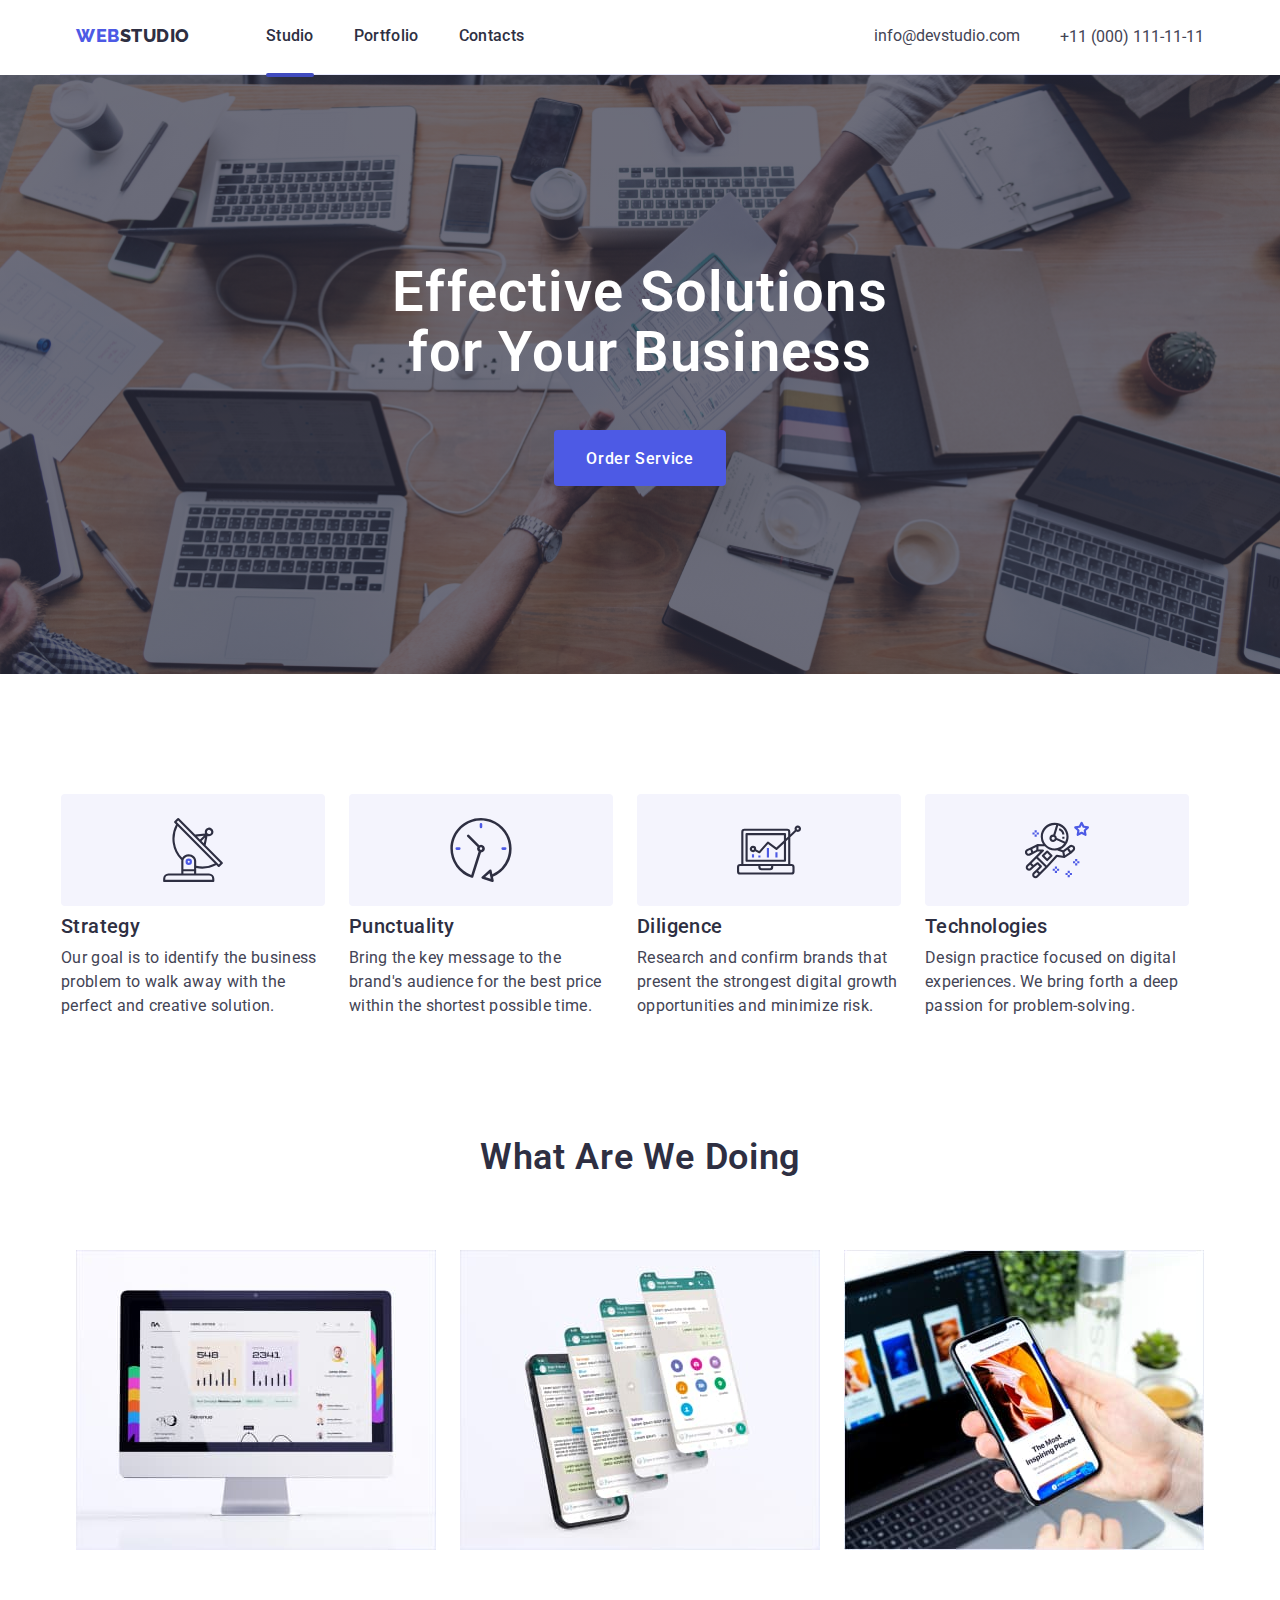
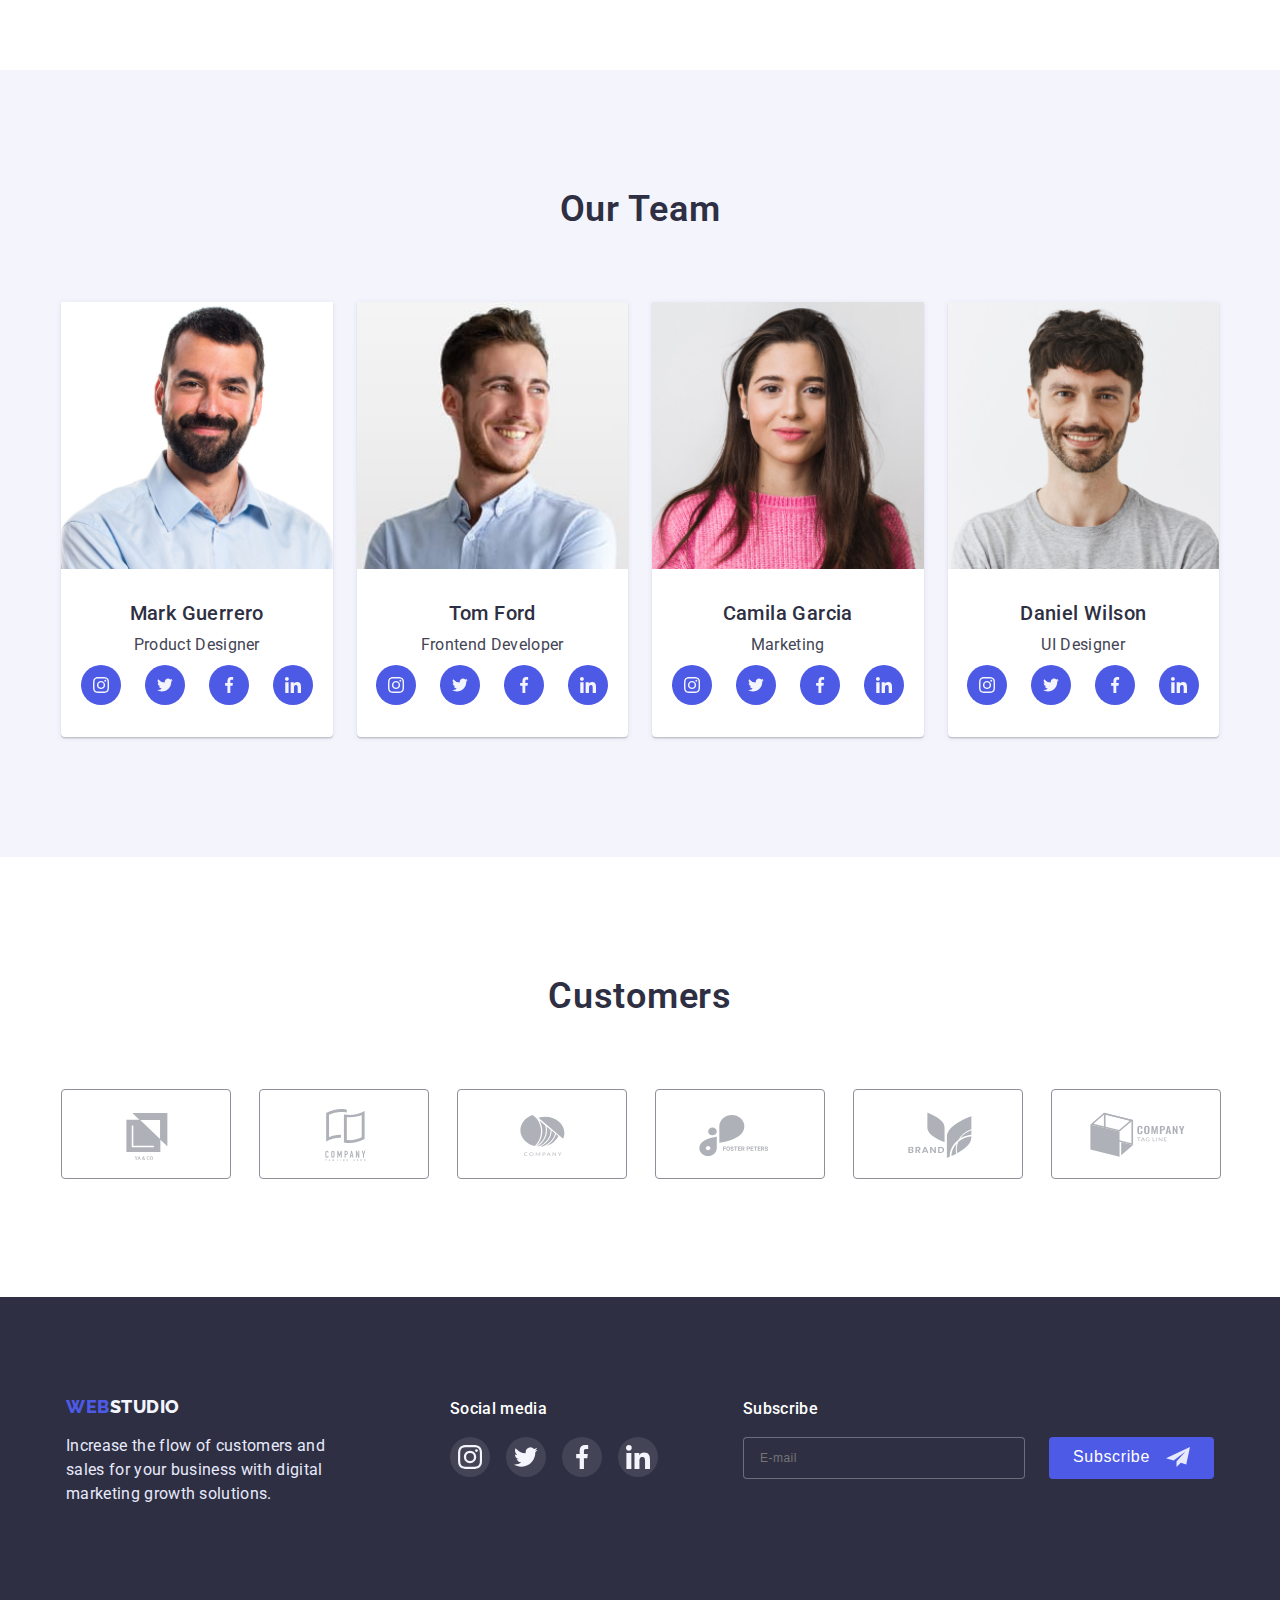
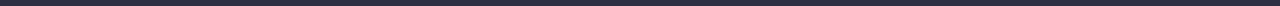
<file: index.html>
<!DOCTYPE html>
<html lang="en">
<head>
    <meta charset="UTF-8">
    <meta http-equiv="X-UA-Compatible" content="IE=edge">
    <meta name="viewport" content="width=device-width, initial-scale=1.0">
    <title>Document</title>
    <link rel="preconnect" href="https://fonts.googleapis.com">
    <link rel="preconnect" href="https://fonts.gstatic.com" crossorigin>
    <link rel="preconnect" href="https://fonts.googleapis.com"><link rel="preconnect" href="https://fonts.gstatic.com" crossorigin><link href="https://fonts.googleapis.com/css2?family=Raleway:wght@800&family=Roboto:wght@400;500;700;900&display=swap" rel="stylesheet">
    <link rel="stylesheet" href="https://cdnjs.cloudflare.com/ajax/libs/modern-normalize/1.1.0/modern-normalize.min.css" integrity="sha512-wpPYUAdjBVSE4KJnH1VR1HeZfpl1ub8YT/NKx4PuQ5NmX2tKuGu6U/JRp5y+Y8XG2tV+wKQpNHVUX03MfMFn9Q==" crossorigin="anonymous" referrerpolicy="no-referrer" />
    <link rel="stylesheet" href="./css/styles.css">
    <link rel="stylesheet" href="./css/mobile.css">
    <link rel="stylesheet" href="./css/tablet.css">
    <link rel="stylesheet" href="./css/desktop.css">
</head>
<body class="site-body">
    <header class="header">
        <div class=" container">
        <nav class="header-navigation">
            <a href="./index.html" class="header-logo link"><span class="header-web">WEB</span>STUDIO</a>
            <ul class="header-list list">
                <li class="header-item"><a class="header-link link current" href="./index.html">Studio</a></li>
                <li class="header-item"><a class="header-link link" href="./portfolio.html">Portfolio</a></li>
                <li class="header-item"><a class="header-link link" href="">Contacts</a></li>
            </ul>
        </nav>
            <ul class="header-contact list">
                <li class="contact-item"><a class="header-mail" href="mailto:info@devstudio.com"></a>info@devstudio.com</li>
                <li class="contact-item"><a class="header-tel" href="tel:+110001111111"></a>+11 (000) 111-11-11</li>
            </ul>
            <div class="menu-op-cl">
            <button type="button" class="menu-open" data-menu-open>
                <svg class="menu-open-icon" width="30" height="19">
                    <use href="./img/icon.svg#icon-burger"></use>
                </svg>
            </button></div></div>
            <div class="mob-menu is-hidden" data-menu>
                <div class="container">
                    <div class="mob-menu-top">
                <button type="button" class="menu-close" data-menu-close>
                <svg class="menu-close-icon" width="8" height="8">
            <use href="./img/icon.svg#icon-close"></use>
        </svg>
        </button>
        <ul class="mob-menu-list list">
                <li class="mob-menu-item"><a class="mob-menu-link link" href="./index.html">Studio</a></li>
                <li class="mob-menu-item"><a class="mob-menu-link link" href="./portfolio.html">Portfolio</a></li>
                <li class="mob-menu-item"><a class="mob-menu-link link" href="">Contacts</a></li>
            </ul>
</div><div class="mob-menu-after">
            <ul class="mob-menu-contact list">
                <li class="mob-tel-item"><a class="mob-menu-tel-link" href="tel:+110001111111"></a>+11 (000) 111-11-11</li>
                <li class="mob-mail-item"><a class="mob-menu-mail-link" href="mailto:info@devstudio.com"></a>info@devstudio.com</li>
            </ul>
            <ul class="mob-menu-soc-list list">
                            <li class="mob-menu-soc-iten">
                                <a href="" class="mob-menu-soc-link link">
                                <svg class="mob-menu-soc-icon" width="16px" height="16px">
                                    <use href="./img/icon.svg#icon-instagram"></use>
                                </svg>
                            </a>
                            </li>
                            <li class="mob-menu-soc-iten">
                                <a href="" class="mob-menu-soc-link link">
                                <svg class="mob-menu-soc-icon" width="16px" height="16px">
                                    <use href="./img/icon.svg#icon-Vector"></use>
                                </svg>
                            </a></li>
                            <li class="mob-menu-soc-iten">
                                <a href="" class="mob-menu-soc-link link">
                                <svg class="mob-menu-soc-icon" width="16px" height="16px">
                                    <use href="./img/icon.svg#icon-facebook"></use>
                                </svg>
                            </a></li>
                            <li class="mob-menu-soc-iten">
                                <a href="" class="mob-menu-soc-link link">
                                <svg class="mob-menu-soc-icon" width="16px" height="16px">
                                    <use href="./img/icon.svg#icon-linkedin"></use>
                                </svg>
                            </a></li></ul></div></div>
            </div>
    </header>
    <main class="main">
            <section class="order">
            <div class="container">
                <h1 class="order-title">Effective Solutions<br>for Your Business</h1>
                <button type="button" class="order-btn" data-modal-open>Order Service</button>  
            </div>
        </section>
                <section class="about">
            <div class="container">
                <h2 class="visually-hidden" >About our work</h2>
                <ul class="about-list list">
                    <li class="about-item">
                        <div class="about-soc">
                            <svg class="about-soc-icon" width="64" height="64">
                                <use href="./img/icon.svg#icon-antenna"></use>
                            </svg>
                        </div>
                        <h3 class="abuot-subtitle">Strategy</h3>
                        <p class="about-text">Our goal is to identify the business problem to walk away with the perfect and creative solution.</p>
                    </li>
                    <li class="about-item">
                        <div class="about-soc">
                            <svg class="about-soc-icon" width="64" height="64">
                                <use href="./img/icon.svg#icon-clock"></use>
                            </svg>
                        </div>
                        <h3 class="abuot-subtitle">Punctuality</h3>
                        <p class="about-text">Bring the key message to the brand's audience for the best price within the shortest possible time.</p>
                    </li>
                    <li class="about-item">
                        <div class="about-soc">
                            <svg class="about-soc-icon" width="64" height="64">
                                <use href="./img/icon.svg#icon-diagram"></use>
                            </svg>
                        </div>
                        <h3 class="abuot-subtitle">Diligence</h3>
                        <p class="about-text">Research and confirm brands that present the strongest digital growth opportunities and minimize risk.</p>
                    </li>
                    <li class="about-item">
                        <div class="about-soc">
                            <svg class="about-soc-icon" width="64" height="64">
                                <use href="./img/icon.svg#icon-astronaut"></use>
                            </svg>
                        </div>
                        <h3 class="abuot-subtitle">Technologies</h3>
                        <p class="about-text">Design practice focused on digital experiences. We bring forth a deep passion for problem-solving.</p>
                    </li>
                </ul>
            </div>
        </section>
            <section class="doing">
                <div class="container">
                <h2 class="doing-title">What are we doing</h2>
                <ul class="doing-list list">
                    <li class="doing-iten"> 
                        <img src="img/img1.jpg" alt="monitor"
                        width="360">
                    </li>
                    <li class="doing-iten">
                        <img src="img/img2.jpg" alt="phone"
                        width="360">
                    </li>
                    <li class="doing-iten">
                        <img src="img/img3.jpg" alt="notebook"
                        width="360">
                    </li>
                </ul>
            </div>
            </section>
            <section class="team">
                <div class="container">
                <h2 class="team-title">Our Team</h2>
                <ul class="team-list list">
                    <li class="team-iten"> 
                        <img
                        srcset="img/img4.jpg 1x, 
                        img/MarkGuerrero2x.jpg 2x" 
                        src="img/img4.jpg" alt="Mark Guerrero"
                        width="264" class="team-img">
                        <h3 class="team-subtitle">Mark Guerrero</h3>
                        <p class="team-text">Product Designer</p>
                            <ul class="team-soc-list list">
                            <li class="team-soc-iten">
                                <a href="" class="team-soc-link link">
                                <svg class="team-soc-icon" width="16px" height="16px">
                                    <use href="./img/icon.svg#icon-instagram"></use>
                                </svg>
                            </a>
                            </li>
                            <li class="team-soc-iten">
                                <a href="" class="team-soc-link link">
                                <svg class="team-soc-icon" width="16px" height="16px">
                                    <use href="./img/icon.svg#icon-Vector"></use>
                                </svg>
                            </a></li>
                            <li class="team-soc-iten">
                                <a href="" class="team-soc-link link">
                                <svg class="team-soc-icon" width="16px" height="16px">
                                    <use href="./img/icon.svg#icon-facebook"></use>
                                </svg>
                            </a></li>
                            <li class="team-soc-iten">
                                <a href="" class="team-soc-link link">
                                <svg class="team-soc-icon" width="16px" height="16px">
                                    <use href="./img/icon.svg#icon-linkedin"></use>
                                </svg>
                            </a></li>
                        </ul>
                    </li>
                    <li class="team-iten"> 
                        <img
                        srcset="img/img5.jpg 1x, 
                        img/TomFord2x.jpg 2x" 
                        src="img/img5.jpg" alt="Tom Ford" width="264" class="team-img">
                        <h3 class="team-subtitle">Tom Ford</h3>
                        <p class="team-text">Frontend Developer</p>
                            <ul class="team-soc-list list">
                            <li class="team-soc-iten">
                                <a href="" class="team-soc-link link">
                                <svg class="team-soc-icon" width="16px" height="16px">
                                    <use href="./img/icon.svg#icon-instagram"></use>
                                </svg>
                            </a>
                            </li>
                            <li class="team-soc-iten">
                                <a href="" class="team-soc-link link">
                                <svg class="team-soc-icon" width="16px" height="16px">
                                    <use href="./img/icon.svg#icon-Vector"></use>
                                </svg>
                            </a></li>
                            <li class="team-soc-iten">
                                <a href="" class="team-soc-link link">
                                <svg class="team-soc-icon" width="16px" height="16px">
                                    <use href="./img/icon.svg#icon-facebook"></use>
                                </svg>
                            </a></li>
                            <li class="team-soc-iten">
                                <a href="" class="team-soc-link link">
                                <svg class="team-soc-icon" width="16px" height="16px">
                                    <use href="./img/icon.svg#icon-linkedin"></use>
                                </svg>
                            </a></li>
                        </ul>
                    </li>
                    <li class="team-iten">
                        <img 
                        srcset="img/img6.jpg 1x, 
                        img/CamilaGarcia2x.jpg 2x" 
                        src="img/img6.jpg" alt="Camila Garcia"
                        width="264" class="team-img">
                        <h3 class="team-subtitle">Camila Garcia</h3>
                        <p class="team-text">Marketing</p>
                                                <ul class="team-soc-list list">
                            <li class="team-soc-iten">
                                <a href="" class="team-soc-link link">
                                <svg class="team-soc-icon" width="16px" height="16px">
                                    <use href="./img/icon.svg#icon-instagram"></use>
                                </svg>
                            </a>
                            </li>
                            <li class="team-soc-iten">
                                <a href="" class="team-soc-link link">
                                <svg class="team-soc-icon" width="16px" height="16px">
                                    <use href="./img/icon.svg#icon-Vector"></use>
                                </svg>
                            </a></li>
                            <li class="team-soc-iten">
                                <a href="" class="team-soc-link link">
                                <svg class="team-soc-icon" width="16px" height="16px">
                                    <use href="./img/icon.svg#icon-facebook"></use>
                                </svg>
                            </a></li>
                            <li class="team-soc-iten">
                                <a href="" class="team-soc-link link">
                                <svg class="team-soc-icon" width="16px" height="16px">
                                    <use href="./img/icon.svg#icon-linkedin"></use>
                                </svg>
                            </a></li>
                        </ul>
                    </li>
                    <li class="team-iten">
                        <img
                        srcset="img/img7.jpg 1x, 
                        img/DanielWilson2x.jpg 2x"
                        src="img/img7.jpg" alt="Daniel Wilson"
                        width="264" class="team-img">
                        <h3 class="team-subtitle">Daniel Wilson</h3>
                        <p class="team-text">UI Designer</p>
                            <ul class="team-soc-list list">
                            <li class="team-soc-iten">
                                <a href="" class="team-soc-link link">
                                <svg class="team-soc-icon" width="16px" height="16px">
                                    <use href="./img/icon.svg#icon-instagram"></use>
                                </svg>
                            </a>
                            </li>
                            <li class="team-soc-iten">
                                <a href="" class="team-soc-link link">
                                <svg class="team-soc-icon" width="16px" height="16px">
                                    <use href="./img/icon.svg#icon-Vector"></use>
                                </svg>
                            </a></li>
                            <li class="team-soc-iten">
                                <a href="" class="team-soc-link link">
                                <svg class="team-soc-icon" width="16px" height="16px">
                                    <use href="./img/icon.svg#icon-facebook"></use>
                                </svg>
                            </a></li>
                            <li class="team-soc-iten">
                                <a href="" class="team-soc-link link">
                                <svg class="team-soc-icon" width="16px" height="16px">
                                    <use href="./img/icon.svg#icon-linkedin"></use>
                                </svg>
                            </a></li>
                        </ul>
                    </li>
                </ul>
            </div>
            </section>
                <section class="test">
                <div class="container">
                    <h2 class="test-title">Customers</h2>
                    <ul class="test-list list">
                        <li class="test-iten"><a href="" class="test-link link">
                            <svg class="test-icon" width="104px" height="56px">
                                <use href="./img/icon.svg#icon-Logo1"></use>
                            </svg>
                        </a></li>
                        <li class="test-iten"><a href="" class="test-link link">
                            <svg class="test-icon" width="104px" height="56px">
                                <use href="./img/icon.svg#icon-Logo2"></use>
                            </svg>
                        </a></li>
                        <li class="test-iten"><a href="" class="test-link link">
                            <svg class="test-icon" width="104px" height="56px">
                                <use href="./img/icon.svg#icon-Logo3"></use>
                            </svg>
                        </a></li>
                        <li class="test-iten"><a href="" class="test-link link">
                            <svg class="test-icon" width="104px" height="56px">
                                <use href="./img/icon.svg#icon-Logo4"></use>
                            </svg>
                        </a></li>
                        <li class="test-iten"><a href="" class="test-link link">
                            <svg class="test-icon" width="104px" height="56px">
                                <use href="./img/icon.svg#icon-Logo5"></use>
                            </svg>
                        </a></li>
                        <li class="test-iten"><a href="" class="test-link link">
                            <svg class="test-icon" width="104px" height="56px">
                                <use href="./img/icon.svg#icon-Logo0"></use>
                            </svg>
                        </a></li>
                    </ul></div>
            </section> 
    </main>
            <footer class="footer">
        <div class="container">
            <div class="footer-top">
            <div class="footer-logo">
        <a href="./index.html" class="footer-link link"><span class="footer-web">WEB</span>STUDIO</a>
        <p class="footer-text">Increase the flow of customers and sales for your business with digital marketing growth solutions.</p>
            </div>
    <div class="footer-div">
<h2 class="footer-div-title">Social media</h2>
<ul class="footer-div-list list">
<li class="footer-div-iten">
    <a href="" class="footer-div-link link">
        <svg class="footer-div-icon" width="24px" height="24px">
        <use href="./img/icon.svg#icon-instagram"></use>
        </svg>
    </a></li>
<li class="footer-div-iten">
    <a href="" class="footer-div-link link">
        <svg class="footer-div-icon" width="24px" height="24px">
        <use href="./img/icon.svg#icon-Vector"></use>
        </svg>
    </a></li>
    <li class="footer-div-iten">
    <a href="" class="footer-div-link link">
        <svg class="footer-div-icon" width="24px" height="24px">
        <use href="./img/icon.svg#icon-facebook"></use>
        </svg>
    </a></li>
    <li class="footer-div-iten">
    <a href="" class="footer-div-link link">
        <svg class="footer-div-icon" width="24px" height="24px">
            <use href="./img/icon.svg#icon-linkedin"></use>
        </svg>
    </a></li>
    </ul>
    </div></div>
    <div class="online">
        <h2 class="online-title">Subscribe</h2>
        <form class="online-form">
            <input type="email" class="online-input" placeholder="E-mail" name="omline-name" required>
            <button type="submit" class="online-btn">Subscribe
            <svg class="oline-icon" width="24" height="24">
                <use href="./img/icon.svg#icon-Frame"></use>
            </svg></button>
        </form>
    </div>
    
    </footer>
    <div class="backdrop is-hidden" data-modal>
        <div class="modal">
            <button type="button" class="modal-close" data-modal-close>
                <svg class="modal-icon" width="10px" height="8px">
            <use href="./img/icon.svg#icon-close"></use>
        </svg>
            </button>
            <p class="modal-title">Leave your contacts and we will call you back</p>
            <form class="modal-form">
                <div class="modal-field">
                <label for="user-name" class="input-text">Name</label>
                <div class="input-wrap">
                    <input type="text" class="modal-input" name="user-name" id="user-name" placeholder="" required>
                    <svg class="input-icon" width="18" height="18">
                    <use href="./img/icon.svg#icon-person">
                    </use></svg></div></div>
                <div class="modal-field">
                <label for="user-tel" class="input-text">Phone</label>
                <div class="input-wrap">
                    <input type="tel" class="modal-input" name="user-tel" id="user-tel" required>
                    <svg class="input-icon" width="18" height="24">
                    <use href="./img/icon.svg#icon-phone">
                    </use></svg></div></div>
                <div class="modal-field">
                <label for="user-email" class="input-text">Email</label>
                <div class="input-wrap">
                    <input type="email" class="modal-input" name="user-email" id="user-email" required>
                    <svg class="input-icon" width="18" height="24">
                    <use href="./img/icon.svg#icon-email">
                    </use></svg></div></div>
                    <div class="modal-field">
                <label for="user-text" class="input-text">Comment</label>
                <textarea name="user-text" id="user-text" class="modal-coment" placeholder="Text input"></textarea>
                </div>
                <div class="modal-field">
                    <input type="checkbox" name="privacy" id="privacy" value="true" class="input-check visually-hidden">
                    <label for="privacy" class="chack-text">I accept the terms and conditions of the &nbsp;<a href="" class="check-link">Privacy Policy</a></label>
                </div>
                <button type="submit" class="input-btn">Send</button>
            </form>
        </div>
    </div>  
    <script src="./js/modal.js"></script>
    <script src="./js/menu.js"></script>
</body>
</html>
</file>
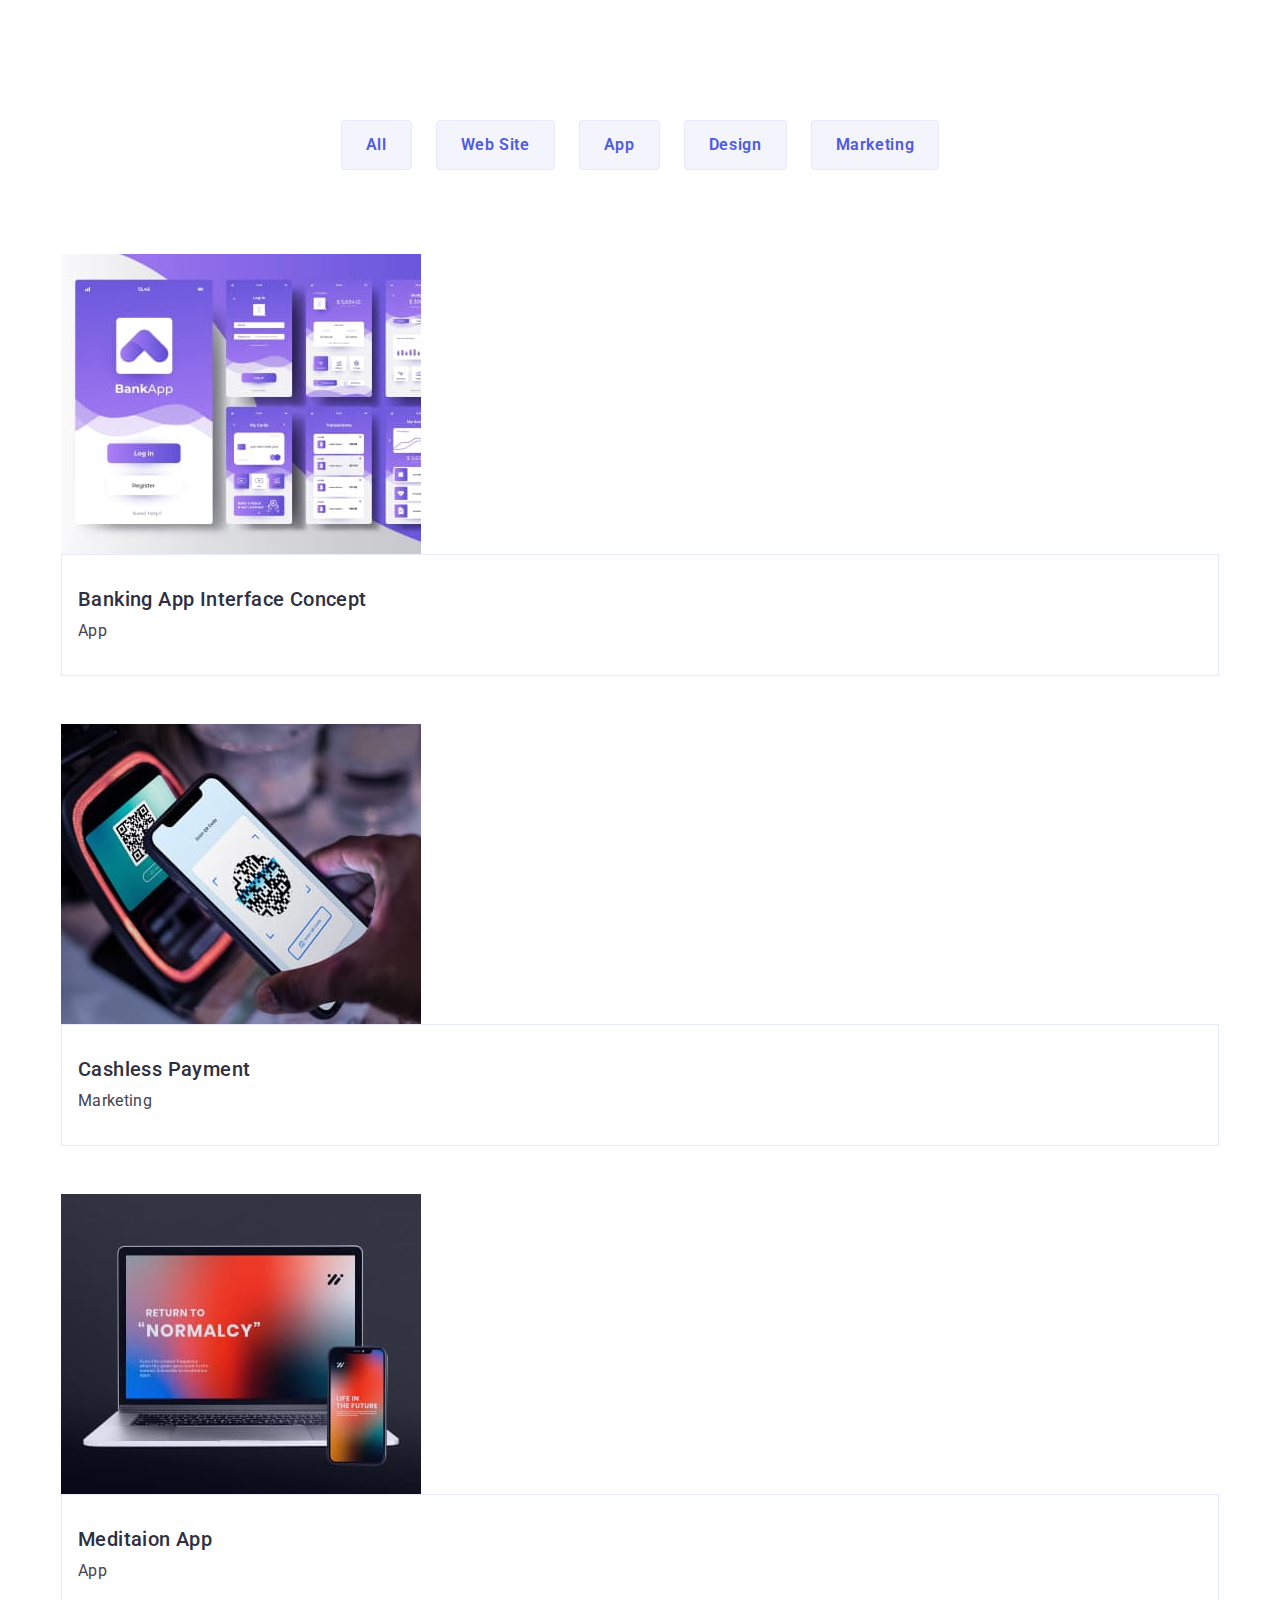
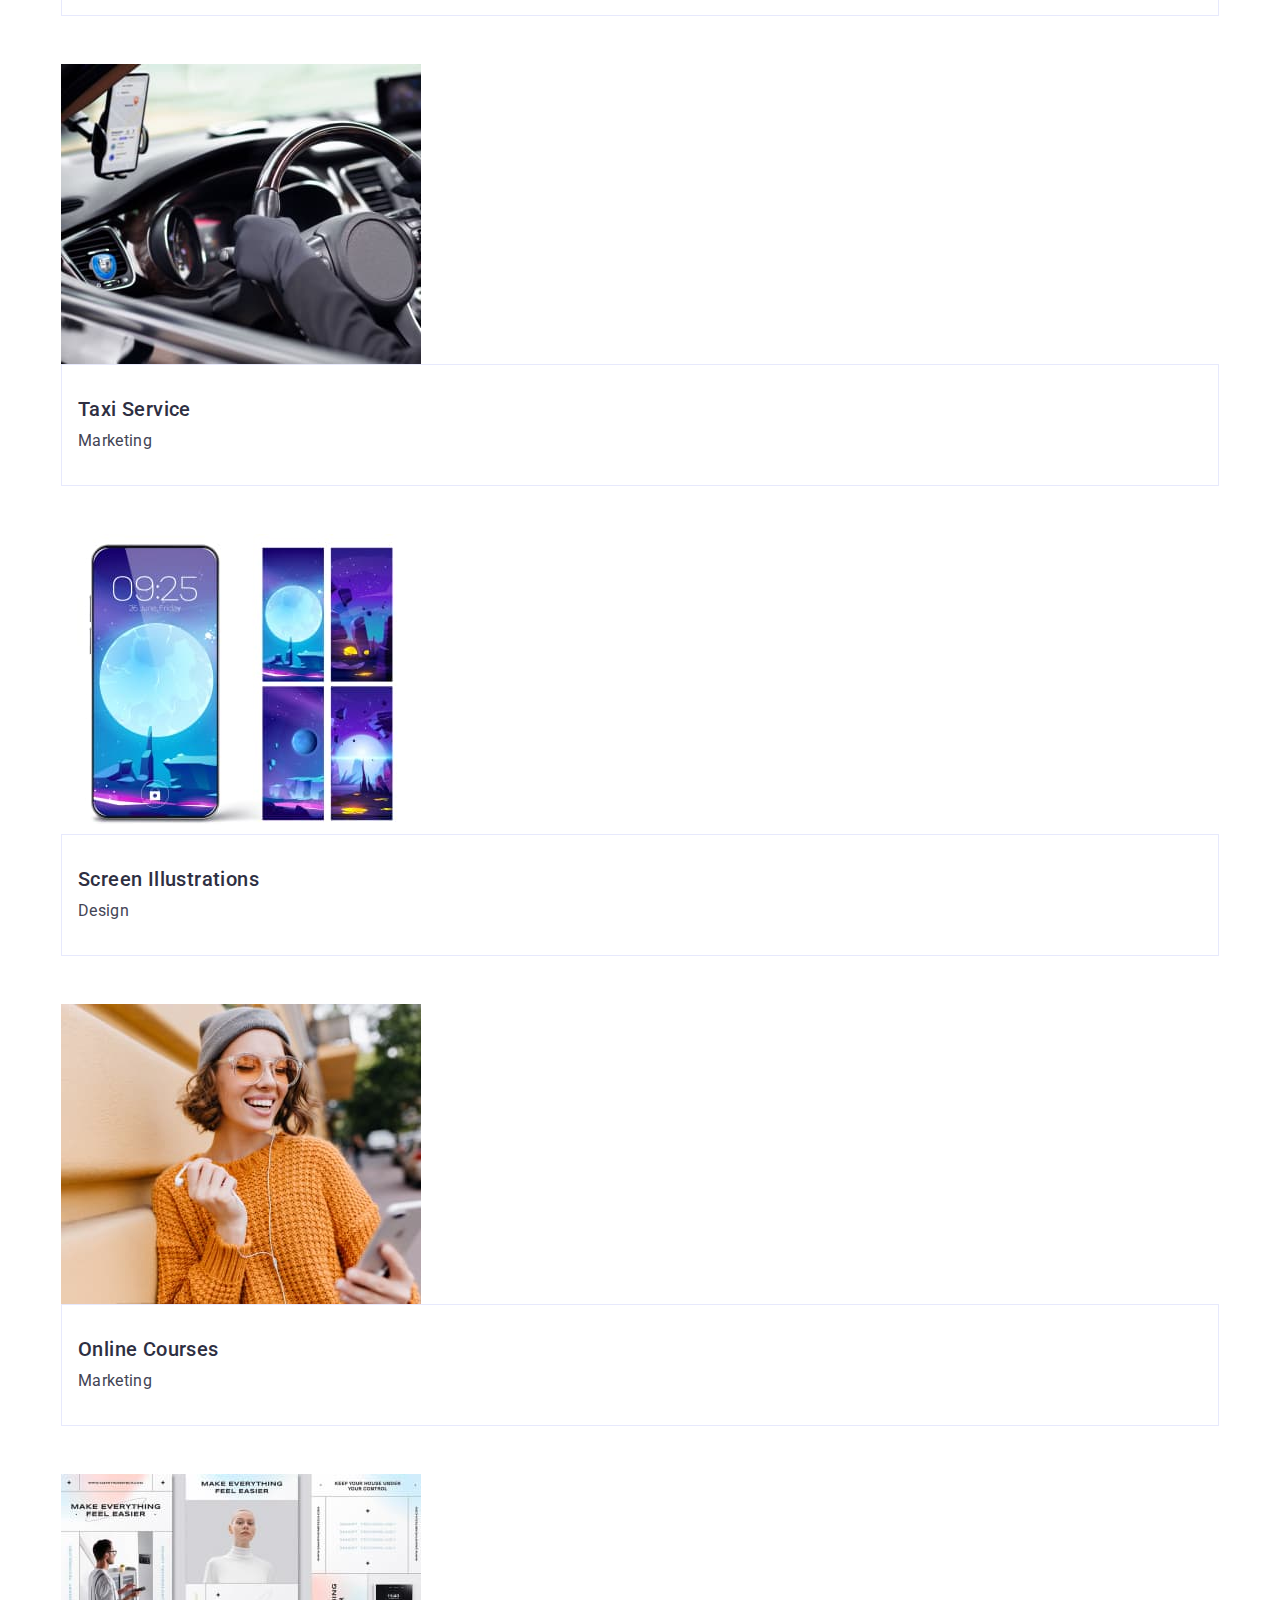
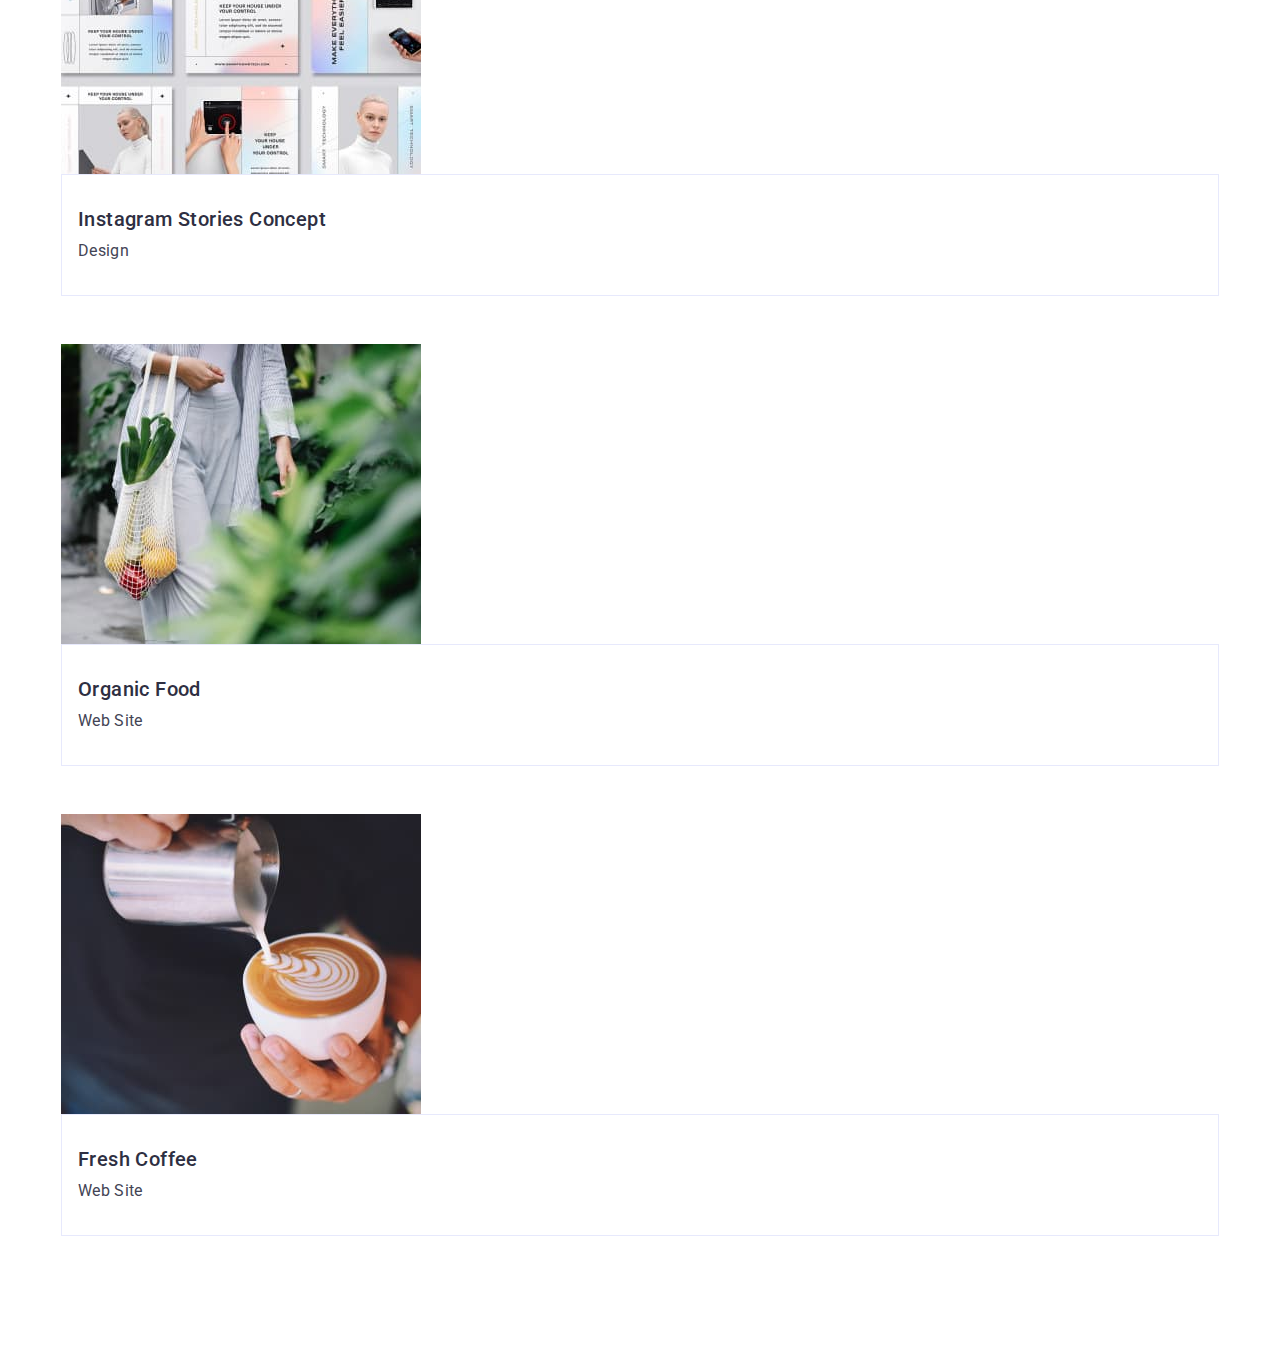
<file: portfolio.html>
<!DOCTYPE html>
<html lang="en">
<head>
    <meta charset="UTF-8">
    <meta http-equiv="X-UA-Compatible" content="IE=edge">
    <meta name="viewport" content="width=device-width, initial-scale=1.0">
    <title>Document</title>
    <link rel="preconnect" href="https://fonts.googleapis.com">
    <link rel="preconnect" href="https://fonts.gstatic.com" crossorigin>
    <link rel="preconnect" href="https://fonts.googleapis.com"><link rel="preconnect" href="https://fonts.gstatic.com" crossorigin><link href="https://fonts.googleapis.com/css2?family=Raleway:wght@800&family=Roboto:wght@400;500;700;900&display=swap" rel="stylesheet">
    <link rel="stylesheet" href="https://cdnjs.cloudflare.com/ajax/libs/modern-normalize/1.1.0/modern-normalize.min.css" integrity="sha512-wpPYUAdjBVSE4KJnH1VR1HeZfpl1ub8YT/NKx4PuQ5NmX2tKuGu6U/JRp5y+Y8XG2tV+wKQpNHVUX03MfMFn9Q==" crossorigin="anonymous" referrerpolicy="no-referrer" />
    <link rel="stylesheet" href="./css/styles.css">
    <link rel="stylesheet" href="./css/mobile.css">
    <link rel="stylesheet" href="./css/tablet.css">
    <link rel="stylesheet" href="./css/desktop.css">
</head>
<body class="site-body">
    <main class="main">
        <section class="work">
            <div class="container">
            <h2 class="visually-hidden">Selection button</h2>
            <ul class="work-button-list list">
                <li class="work-button-iten"><button type="button" class="work-button-btn">All</button></li>
                <li class="work-button-iten"><button type="button" class="work-button-btn">Web Site</button></li>
                <li class="work-button-iten"><button type="button" class="work-button-btn">App</button></li>
                <li class="work-button-iten"><button type="button" class="work-button-btn">Design</button></li>
                <li class="work-button-iten"><button type="button" class="work-button-btn">Marketing</button></li>
            </ul>
            <h2 class="visually-hidden">Examples works</h2>
            <ul class="work-list list">
                <li class="work-iten">
                    <div class="work-top-wrap">
                    <img src="img/img8.jpg" alt="App"
                        width="360" class="work-img">
                        <p class="work-top-test">14 Stylish and User-Friendly App Design Concepts · Task Manager App · Calorie Tracker App · Exotic Fruit Ecommerce App · Cloud Storage App</p>
                        </div>
                        <div class="work-about">
                            <h3 class="work-subtitle">Banking App Interface Concept</h3>
                        <p class="work-text">App</p>
                        </div>
                    </li>
                <li class="work-iten">
                    <div class="work-top-wrap">
                    <img src="img/img9.jpg" alt="Marketing"
                        width="360" class="work-img">
                        <p class="work-top-test">14 Stylish and User-Friendly App Design Concepts · Task Manager App · Calorie Tracker App · Exotic Fruit Ecommerce App · Cloud Storage App</p>
                        </div>
                        <div class="work-about">
                            <h3 class="work-subtitle">Cashless Payment</h3>
                        <p class="work-text">Marketing</p>
                        </div>
                    </li>
                <li class="work-iten">
                    <div class="work-top-wrap">
                    <img src="img/img10.jpg" alt="Meditaion App"
                        width="360" class="work-img">
                        <p class="work-top-test">14 Stylish and User-Friendly App Design Concepts · Task Manager App · Calorie Tracker App · Exotic Fruit Ecommerce App · Cloud Storage App</p>
                        </div>
                        <div class="work-about">
                            <h3 class="work-subtitle">Meditaion App</h3>
                        <p class="work-text">App</p>
                        </div>
                    </li>
                    <li class="work-iten">
                    <div class="work-top-wrap">
                    <img src="img/img11.jpg" alt="Taxi"
                        width="360" class="work-img">
                        <p class="work-top-test">14 Stylish and User-Friendly App Design Concepts · Task Manager App · Calorie Tracker App · Exotic Fruit Ecommerce App · Cloud Storage App</p>
                        </div>
                        <div class="work-about">
                            <h3 class="work-subtitle">Taxi Service</h3>
                        <p class="work-text">Marketing</p>
                        </div>
                </li>
                <li class="work-iten">
                    <div class="work-top-wrap">
                    <img src="img/img12.jpg" alt="Design"
                        width="360" class="work-img">
                        <p class="work-top-test">14 Stylish and User-Friendly App Design Concepts · Task Manager App · Calorie Tracker App · Exotic Fruit Ecommerce App · Cloud Storage App</p>
                        </div>
                        <div class="work-about">
                        <h3 class="work-subtitle">Screen Illustrations</h3>
                        <p class="work-text">Design</p>
                    </div>
                    </li>
                <li class="work-iten">
                    <div class="work-top-wrap">
                    <img src="img/img13.jpg" alt="Courses"
                        width="360" class="work-img">
                        <p class="work-top-test">14 Stylish and User-Friendly App Design Concepts · Task Manager App · Calorie Tracker App · Exotic Fruit Ecommerce App · Cloud Storage App</p>
                        </div>
                        <div class="work-about">
                        <h3 class="work-subtitle">Online Courses</h3>
                        <p class="work-text">Marketing</p>
                    </div>
                    </li>
                <li class="work-iten">
                    <div class="work-top-wrap">
                    <img src="img/img14.jpg" alt="Instagram"
                        width="360" class="work-img">
                        <p class="work-top-test">14 Stylish and User-Friendly App Design Concepts · Task Manager App · Calorie Tracker App · Exotic Fruit Ecommerce App · Cloud Storage App</p>
                        </div>
                        <div class="work-about">
                        <h3 class="work-subtitle">Instagram Stories Concept</h3>
                        <p class="work-text"> Design</p>
                    </div>
                </li>
                <li class="work-iten">
                    <div class="work-top-wrap">
                    <img src="img/img15.jpg" alt="Food"
                        width="360" class="work-img">
                        <p class="work-top-test">14 Stylish and User-Friendly App Design Concepts · Task Manager App · Calorie Tracker App · Exotic Fruit Ecommerce App · Cloud Storage App</p>
                        </div>
                        <div class="work-about">
                        <h3 class="work-subtitle">Organic Food</h3>
                        <p class="work-text">Web Site</p>
                    </div>
                    </li>
                <li class="work-iten">
                    <div class="work-top-wrap">
                    <img src="img/img16.jpg" alt="Coffee"
                        width="360" class="work-img">
                        <p class="work-top-test">14 Stylish and User-Friendly App Design Concepts · Task Manager App · Calorie Tracker App · Exotic Fruit Ecommerce App · Cloud Storage App</p>
                        </div>
                        <div class="work-about">
                        <h3 class="work-subtitle">Fresh Coffee</h3>
                        <p class="work-text">Web Site</p>
                    </div>
                    </li>
            </ul>
        </div>
        </section>
    </main>
   
</body>
</html>
</file>
<file: css/styles.css>
:root {
    --title-color:#2E2F42;
    --text-color: #434455;
    --button-span-color:#4D5AE5;

}


* {
    margin: 0;
    padding: 0;
    list-style: none;

}
p, h1, h2, h3 {
    margin: 0;
}
ul {
    margin: 0;
    padding-left: 0;
}
img {
    display: block;
    max-width: 100%;
    height: auto;

}
body {
    font-family: "Roboto", sans-serif;
    color: #434455;
}
.list {
    list-style: none;
}
.link {
    text-decoration: none;

}
body.no-scroll {
    overflow: hidden;
}
.container {
    padding-left: 15px;
    padding-right: 15px;
    margin-left: auto;
    margin-left: auto;
    margin: 0 auto;
}


.visually-hidden {
    position: absolute;
    width: 1px;
    height: 1px;
    margin: -1px;
    border: 0;
    padding: 0;
    
    white-space: nowrap;
    clip-path: inset(100%);
    clip: rect(0 0 0 0);
    overflow: hidden;
}


/*------------------ HEADER -----------------*/
.header  > .container {
    background-color: #FFFFFF;
    border-bottom: 1px solid #E7E9FC;
    display: flex;
    padding-left: 16px;
    padding-right: 16px;
    padding-top: 24px;
    padding-bottom: 24px;
    
}


.header-navigation {
    display: flex;
    margin-right: auto;
    
    
}
.header-logo {
font-family: 'Raleway', sans-serif;
font-weight: 800;
font-size: 18px;
line-height: 1.33;
letter-spacing: 0.03em;
text-transform: uppercase;
color: #2E2F42;
outline: none;


}
.header-web {
font-family: 'Raleway', sans-serif;
font-weight: 800;
font-size: 18px;
line-height: 1.33;
letter-spacing: 0.03em;
text-transform: uppercase;
color: var(--button-span-color);
outline: none;
}
.header-list {
    display: none;
}
.header-iten {

}
.header-link {
    font-weight: 500;
    font-size: 16px;
    line-height: 1.5;
    letter-spacing: 0.02em;
    color: #2E2F42;
    transition: color 250ms cubic-bezier(0.4, 0, 0.2, 1);
    position: relative;
    outline: none;
    
}

.header-link.current::after {
    content: "";
    position: absolute;
    width: 100%;
    height: 4px;
    background-color: #404BBF;
    border-radius: 2px;
    left: 0;
    bottom: -32px;


}
.header-link:hover,
.header-link:focus {
    
    color: rgba(64, 75, 191, 1);
}


.header-contact {
    display: none;
    
}
.contact-item:hover {
color: rgba(64, 75, 191, 1);  
}
.contact-item:focus {
    color: rgba(64, 75, 191, 1); 
}


.header-mail {
font-size: 16px;
line-height: 1.5;
letter-spacing: 0.02em;
color: #434455;
transition: color 250ms cubic-bezier(0.4, 0, 0.2, 1);

}


.header-tel {
font-size: 16px;
line-height: 1.6;
letter-spacing: 0.02em;
color: #434455;
}
.menu-op-cl {
    margin-left: auto;
}


.menu-open {
    width: 30px;
    height: 19px;
    padding: 0;
    background-color: transparent;
    border: none;
}
.menu-open-icon {
    stroke: #2E2F42;

}
.mob-menu {
    position: fixed;
    top: 0;
    z-index: 1;
    width: 100%;
    height: 100%;
    background-color: #FFFFFF;
    padding-top: 48px;
    padding-bottom: 48px;

}
.mob-menu > .container {
    height: 100%;
    display: flex;
    flex-direction: column;
    justify-content: space-between;
    overflow: auto;
    padding-right: 15px;
}
.menu-close {
    width: 24px;
    height: 24px;
    background-color: #E7E9FC;
    border: 1px solid rgba(0, 0, 0, 0.1);
    border-radius: 50%;
    display: block;
    margin-left: auto;
    transition: background-color 250ms cubic-bezier(0.4, 0, 0.2, 1), fill 250ms cubic-bezier(0.4, 0, 0.2, 1);
margin-right: 40px;
margin-bottom: 16px;
}
.menu-close-icon {
fill: #000000;
}
.mob-menu-list {
    margin-bottom: 50px;


}

.mob-menu-item:not(:last-child) {
    margin-bottom: 40px;
}
.mob-menu-link {
color: #2E2F42;
font-weight: 700;
font-size: 36px;
line-height: 1.11;
letter-spacing: 0.02em;
transition: color 250ms cubic-bezier(0.4, 0, 0.2, 1);
}
.mob-menu-link:hover,
.mob-menu-link:focus {
    color: #404BBF;
}
.mob-menu-contact {
    justify-content: center;
}


.mob-tel-item {
font-weight: 600;
font-size: 36px;
line-height: 1.11;
text-transform: capitalize;
color: #4D5AE5;
margin-bottom: 40px;
}
.mob-mail-item {
    font-weight: 500;
font-size: 20px;
line-height: 1.2;
letter-spacing: 0.02em;
color: #434455;
margin-bottom: 48px;
}

.mob-menu-soc-list {
    display: flex;
    gap: 24px;
    margin-bottom: 32px;
}
.mob-menu-soc-iten {
    width: 40px; height: 40px;
}
.mob-menu-soc-link {
    width: 100%; height:100%;
    background-color: #4D5AE5;
    border-radius: 50%;
    display: flex;
    align-items: center;
    justify-content: center;
    transition: background-color 250ms cubic-bezier(0.4, 0, 0.2, 1);
    outline: none;
}
.mob-menu-soc-link:hover {
    background-color: #404BBF;

}
.mob-menu-soc-link:focus {
    background-color: #404BBF;
    
}
.mob-menu-soc-icon {
    fill: #F4F4FD;
}


/*--------------------- MAIN -------------*/
.main {
    
}
/* -----------------------ORDER ----------------*/
.order > .container {
        padding-left: 0px;
        padding-right: 0px;
    }
.order {
    text-align: center;
background: #2E2F42;
padding-top: 112px;
padding-bottom: 112px;
background-image: linear-gradient(
    rgba(46, 47, 66, 0.7),
    rgba(46, 47, 66, 0.7)
), 	
url(../img/ordermob.jpg);
background-repeat: no-repeat;
background-position: center;
background-size: cover;

}
@media (min-device-pixel-ratio: 2),
(min-resolution: 192dpi),
(min-resolution: 2dppx) {
.order {
background-image: linear-gradient(
    rgba(46, 47, 66, 0.7),
    rgba(46, 47, 66, 0.7)
), 	
url(../img/ordermob2x.jpg);
}
}
.order-title {
width: 100%;
margin-left: auto;
margin-right: auto;
text-align: center;
font-weight: 500;
font-size: 36px;
line-height: 1.11;
letter-spacing: 0.02em;
color: #FFFFFF;
margin-bottom: 72px;


}
.order-btn {
    min-width: 105px;
    height: 56px;
    font-family: inherit;
    font-weight: 500;
    font-size: 16px;
    line-height: 1.2;
    letter-spacing: 0.04em;
    color: #FFFFFF;
    cursor: pointer;
    border-radius: 4px;
    background: var(--button-span-color);
    padding: 16px 32px 16px 32px;
    border: 0;
    transition: background-color 250ms cubic-bezier(0.4, 0, 0.2, 1), color 250ms cubic-bezier(0.4, 0, 0.2, 1), box-shadow 250ms cubic-bezier(0.4, 0, 0.2, 1);
outline: none;
    
}
.order-btn:hover {
    background-color: #404BBF;
box-shadow: 0px 4px 4px rgba(0, 0, 0, 0.15);
}


/* ---------------------ABOUT----------------- */
.about > .container {
        max-width: 396px;
    }
.about {
    padding-top: 96px;
    padding-bottom: 96px;
    
}

.about-list {
display: flex;
flex-wrap: wrap;
align-items: center;
padding: 0px;
}
.about-item:not(:last-child) {
    margin-bottom: 72px;
}
.about-soc {
display: none;
}

.abuot-subtitle {
font-weight: 700;
font-size: 36px;
line-height: 1.11;
letter-spacing: 0.02em;
text-align: center;
color: #2E2F42;
margin-bottom: 8px;

}
.about-item {
    max-width: 100%;
    flex: none;
align-self: stretch;
flex-grow: 0;
    
}
.about-text {
    width: 100%;
font-size: 16px;
line-height: 1.5;
letter-spacing: 0.02em;
color: var(--text-color);


}
/* -----------------DOING ------------------------*/
.doing {
    display: none;
}
/* -----------------TEAM ------------------------*/
.team > .container {
        max-width: 274px;
    }
.team {
    justify-content: center;
    text-align: center;
    background: #F4F4FD;
    padding-top: 96px;
    padding-bottom: 128px;
    
}

.team-title {
font-weight: 600;
font-size: 36px;
line-height: 1.1;
letter-spacing: 0.02em;
text-transform: capitalize;
color: var(--title-color);
margin-bottom: 72px;
text-align: center;
}
.team-list {
    display: flex;
    flex-wrap: wrap;
    text-align: center;
    justify-content: center;
    column-gap: 0px;
        row-gap: 72px;
    
    
    
}
.team-iten {
    background: #FFFFFF;
    box-shadow: 0px 1px 6px rgba(46, 47, 66, 0.08), 0px 1px 1px rgba(46, 47, 66, 0.16), 0px 2px 1px rgba(46, 47, 66, 0.08);
    border-radius: 0px 0px 4px 4px;
}
.team-img {
    margin-bottom: 32px;

}
.team-subtitle {
font-weight: 500;
font-size: 20px;
line-height: 1.2;
letter-spacing: 0.02em;
color: var(--title-color);
margin-bottom: 8px;

}
.team-text {
font-size: 16px;
line-height: 1.5;
letter-spacing: 0.02em;
color: var(--text-color);
margin-bottom: 8px;

}
.team-soc-list {
    display: flex;
    justify-content: center;
    gap: 24px;
    margin-bottom: 32px;
}
.team-soc-iten {
    width: 40px; height: 40px;
    
}
.team-soc-link {
    width: 100%; height:100%;
    background-color: #4D5AE5;
    border-radius: 50%;
    display: flex;
    align-items: center;
    justify-content: center;
    transition: background-color 250ms cubic-bezier(0.4, 0, 0.2, 1);
    outline: none;
}

.team-soc-link:hover {
    background-color: #404BBF;

}
.team-soc-link:focus {
    background-color: #404BBF;
    
}
.team-soc-icon {
    fill: #F4F4FD;
    }
/* ------------TEST------------ */
    .test {
        padding-top: 96px;
        padding-bottom: 96px;
    }
    .test > .container {
        max-width: 426px;
    }
    .test-title {
        font-weight: 600;
        font-size: 36px;
        line-height: 1.1;
        letter-spacing: 0.02em;
        text-transform: capitalize;
        color: var(--title-color);
        margin-bottom: 72px;
        text-align: center;  
    }
    .test-list {
        display: flex;
        flex-wrap: wrap;
        justify-content: space-between;
        row-gap: 72px;
        column-gap: 16px;
        
        }
    
    .test-iten {
        height: 88px;
        border-radius: 4px;
        width: calc((100% - 16px) / 2);
        
        
    }
    .test-link { 
    height: 100%;
    width: 100%;
    border: 1px solid #8E8F99;
    border-radius: 4px;
    display: flex;
    align-items: center;
    justify-content: center;
    fill: #AFB1B8;
    outline: none;
    transition: border-color 250ms cubic-bezier(0.4, 0, 0.2, 1), fill 250ms cubic-bezier(0.4, 0, 0.2, 1);
}
    .test-link:hover {
    border-color: #404BBF;
    fill: #404BBF;
    }
    .test-link:focus {
        border-color: #404BBF;
        fill: #404BBF;
        }








/* ------------WORK------------ */
.work {
    padding-top: 120px;
    padding-bottom: 120px;
    
    
}


.work-button-list {
    margin-bottom: 84px;
    display: flex;
    gap: 24px;
    justify-content: center;
    
    
    


}

.work-button-iten {

}

.work-button-btn {
font-family: inherit;
font-weight: 600;
font-size: 16px;
line-height: 1.5;
letter-spacing: 0.04em;
color: var(--button-span-color);
cursor: pointer; 
border-radius: 4px;
background: #F4F4FD;
border: 1px solid #E7E9FC;
padding: 12px 24px 12px 24px;
transition: background-color 250ms cubic-bezier(0.4, 0, 0.2, 1), color 250ms cubic-bezier(0.4, 0, 0.2, 1), box-shadow 250ms cubic-bezier(0.4, 0, 0.2, 1);
outline: none;
}


.work-button-btn:hover {
    background-color: rgba(64, 75, 191, 1);
    color: #FFFFFF;
    box-shadow: 0px 3px 1px rgba(0, 0, 0, 0.1), 0px 2px 1px rgba(0, 0, 0, 0.08), 0px 2px 2px rgba(0, 0, 0, 0.12);

}
.work-button-btn:focus  {
background-color: rgba(64, 75, 191, 1);
color: #FFFFFF;
box-shadow: 0px 3px 1px rgba(0, 0, 0, 0.1), 0px 2px 1px rgba(0, 0, 0, 0.08), 0px 2px 2px rgba(0, 0, 0, 0.12);

}



.work-list {
    display: flex;
    flex-wrap: wrap;
    
    gap: 48px;
    justify-content: center;
    

}
.work-iten {
width: 100%;
background: #FFFFFF;
box-shadow: 0 1 6 0 rgba(46, 47, 66, 0.08);
transition: color 250ms linear;


}
.work-iten:hover .work-top-test{
    transform: translateY(0);
}
    

.work-top-wrap {
position: relative;
overflow: hidden;
}

.work-iten:hover {
box-shadow: 0 3px 3px #E5E5E5;
}

.work-img {}

.work-top-test {
    position: absolute;
    top: 0;
    padding-left: 32px;
    padding-top: 32px;
font-style: normal;
font-size: 16px;
line-height: 1.5;
letter-spacing: 0.02em;
color: #F4F4FD;
height: 100%;
background: #4D5AE5;
transform: translateY(100%);
transition: transform 250ms linear;
}
.work-about {
    padding-top: 32px;
    padding-bottom: 32px;
    padding-left: 16px;
    border: 1px solid #E7E9FC;

}


.work-subtitle {
font-weight: 500;
font-size: 20px;
line-height: 1.2;
letter-spacing: 0.02em;
color: var(--title-color);
margin-bottom: 8px;

}
.work-text {
font-size: 16px;
line-height: 1.5;
letter-spacing: 0.02em;
color: var(--text-color);

}



/* -------------------------FOOTER--------------------- */
.footer {
background: #2E2F42;
padding-top: 96px;
padding-bottom: 96px;
display: block;
text-align: center;

}
.footer > .container {
    max-width: 396px;
    padding-left: 15px;
    padding-right: 15px;
    
    
    
}


.footer-logo {
    display: block;
    justify-content: center;
    margin-bottom: 72px;
    text-align: center;
    
}




.footer-link {
font-family: 'Raleway', sans-serif;
font-weight: 800;
font-size: 18px;
line-height: 1.16;
letter-spacing: 0.03em;
color: #F4F4FD; 
outline: none;

}
.footer-web {
font-family: 'Raleway', sans-serif;
font-weight: 800;
font-size: 18px;
line-height: 1.16;
letter-spacing: 0.03em;
color: var(--button-span-color);
outline: none;
}

.footer-text {
    max-width: 264px;
font-size: 16px;
line-height: 1.5;
letter-spacing: 0.02em;
color: #E7E9FC;
margin-top: 16px;
text-align: left;
margin-left: auto;
margin-right: auto;
}
.footer-div {
    margin-bottom: 72px;
}

.footer-div-title {
font-weight: 500;
font-size: 16px;
line-height: 1.5;
letter-spacing: 0.02em;
color: #FFFFFF;
margin-bottom: 16px;
}
.footer-div-list {
display: flex;
justify-content: center;
gap: 16px;
}

.footer-div-iten {
width: 40px;
height: 40px;

}
.footer-div-link {
    width: 100%;
    height: 100%;
    background: rgba(255, 255, 255, 0.1);
    border-radius: 50%;
    display: flex;
    align-items: center;
    justify-content: center;
    transition: background-color 250ms cubic-bezier(0.4, 0, 0.2, 1);
    outline: none;
}
.footer-div-link:hover {
    background-color: rgba(49, 208, 170, 1);

}
.footer-div-link:focus {
    background-color: rgba(49, 208, 170, 1);
    
}   


.footer-div-icon {
    fill: #F4F4FD;
}


/* ------------online------------ */

.online-title {
font-weight: 500;
font-size: 16px;
line-height: 1.5;
letter-spacing: 0.02em;
color: #FFFFFF;
margin-bottom: 16px; 
}
.online-input {
    width: 100%;
    background-color: rgba(46, 47, 66, 1);
    border: 1px solid rgba(255, 255, 255, 0.3);
    height: 40px;
    border-radius: 4px;
    outline: none;
    padding-left: 16px;
font-size: 12px;
line-height: 2;
letter-spacing: 0.04em;
color: rgba(255, 255, 255, 0.6);
margin-bottom: 16px;

}
.online-input:hover {
color: rgba(255, 255, 255, 0.3);
border-color: 1px solid rgba(255, 255, 255, 0.3);
filter: drop-shadow(0px 4px 4px rgba(0, 0, 0, 0.15));

}
.online-btn {
    background-color: rgba(77, 90, 229, 1);
    cursor: pointer;
    border: none;
    border-radius: 4px;
    color: rgba(255, 255, 255, 1);
    font-style: normal;
font-weight: 500;
font-size: 16px;
line-height: 1.5;
letter-spacing: 0.04em;
transition: background-color 250ms cubic-bezier(0.4, 0, 0.2, 1), color 250ms cubic-bezier(0.4, 0, 0.2, 1), box-shadow 250ms cubic-bezier(0.4, 0, 0.2, 1);
outline: none;
padding: 8px 24px 8px 24px;
}
.oline-icon {
    fill: #E7E9FC;
    margin-left: 16px;
    
}
.online-btn:hover {
background-color: #404BBF;
box-shadow: 0px 4px 4px rgba(0, 0, 0, 0.15);
}
.online-btn:focus {
background-color: #404BBF;
box-shadow: 0px 4px 4px rgba(0, 0, 0, 0.15);
}





/* ------------modal------------ */

.backdrop {
    position: fixed;
    top: 0;
    width: 100%;
    height: 100%;
    background: rgba(46, 47, 66, 0.4);
    transition: opacity 250ms linear, visibility 250ms linear;
    

}
.modal {
    position: absolute;
    top: 50%;
    left: 50%;
    width: 408px;
    min-height: 584px;
    background-color: rgba(252, 252, 252, 1);
    border-radius: 4px;
    box-shadow: 0px 1px 1px rgba(0, 0, 0, 0.14), 0px 1px 3px rgba(0, 0, 0, 0.12), 0px 2px 1px rgba(0, 0, 0, 0.2);
    transform: translate(-50%, -50%) scale(1);
    transition: transform 250ms linear;
    padding: 24px;
}
.backdrop.is-hidden .modal {
    transform: translate(-50%, -50%) scale(0);
}
.modal-close {
    width: 24px;
    height: 24px;
    background-color: #E7E9FC;
    border: 1px solid rgba(0, 0, 0, 0.1);
    border-radius: 50%;
    display: block;
    margin-left: auto;
    transition: background-color 250ms cubic-bezier(0.4, 0, 0.2, 1), fill 250ms cubic-bezier(0.4, 0, 0.2, 1);

}
.modal-close:hover,
.modal-close:focus {
    background-color: rgba(64, 75, 191, 1);
    fill: rgba(255, 255, 255, 1);
}
.modal-icon {
    color: rgba(0, 0, 0, 1);
    
}
.modal-title {
font-weight: 500;
font-size: 16px;
line-height: 1.5;
text-align: center;
letter-spacing: 0.02em;
color: var(--title-color);
margin-top: 24px;
margin-bottom: 14px;
}
.input-text {
    display: inline-block;
    font-size: 12px;
    line-height: 1.33px;
    letter-spacing: 0.04em;
    color: #8E8F99;
    margin-bottom: 4px;

}
.modal-field {
    
}
.input-wrap {
    position: relative;
    margin-bottom: 8px;
    margin-top: 4px;
    
}
.modal-input {
    width: 100%;
    height: 40px;
    background-color: rgba(252, 252, 252, 1);
    border: 1px solid rgba(33, 33, 33, 0.2);
    border-radius: 4px;
    padding-left: 38px;
    font-style: normal;
    font-size: 12px;
    line-height: 1.33;
    letter-spacing: 0.04em;
    color: rgba(117, 117, 117, 0.5);
    outline: none;

}

.modal-coment {
    width: 100%;
    height: 120px;
    background-color: rgba(252, 252, 252, 1);
    border: 1px solid rgba(33, 33, 33, 0.2);
    border-radius: 4px;
    color: rgba(117, 117, 117, 0.5);
    padding-left: 16px;
    padding-top: 8px;
    outline: none;
    resize: none;
    margin-bottom: 16px;
    outline: none;
    margin-top: 4px;
    
    
}
.modal-coment::placeholder {
    font-weight: 400;
font-size: 12px;
line-height: 1.33;
letter-spacing: 0.04em;
color: rgba(117, 117, 117, 0.5);

}

.input-icon {
    fill: rgba(46, 47, 66, 1);
position: absolute;
left: 19px;
top: 50%;
transform: translateY(-50%);
}

.modal-input:focus {
border-color: rgba(77, 90, 229, 1);
}
.modal-input:focus + .input-icon {
    fill: rgba(77, 90, 229, 1);
}
.input-btn {
    display: block;
    margin: 0 auto;
    margin-top: 24px;
    margin-bottom: 24px;
font-family: inherit;
font-weight: 500;
font-size: 16px;
line-height: 1.5;
text-align: center;
letter-spacing: 0.04em;
color: #FFFFFF;
cursor: pointer;
width: 169px;
height: 56px;
background: #4D5AE5;
border-radius: 4px;
border: 0;
transition: background-color 250ms cubic-bezier(0.4, 0, 0.2, 1), color 250ms cubic-bezier(0.4, 0, 0.2, 1), box-shadow 250ms cubic-bezier(0.4, 0, 0.2, 1);

}
.input-btn:focus,
.input-btn:hover{
background-color: rgba(64, 75, 191, 1);
color: #FFFFFF;
box-shadow: 0px 3px 1px rgba(0, 0, 0, 0.1), 0px 2px 1px rgba(0, 0, 0, 0.08), 0px 2px 2px rgba(0, 0, 0, 0.12);

}

.is-hidden {
    opacity: 0;
    visibility: hidden;
    pointer-events: none;
}

.chack-text {
    font-size: 12px;
    line-height: 1.33;
    letter-spacing: 0.04em;
    color: #757575;
    display: flex;
    margin-bottom: 24px;
    align-items: center;
    
}
.chack-text::before {
    content: "";
    width: 16px;
    height: 16px;
    border: 1.25px solid rgba(46, 47, 66, 1);
    border-radius: 2px;
    display: block;
    margin-right: 8px;
}
.input-check:checked + .chack-text::before {
background-color: rgba(64, 75, 191, 1);
border: none;
border: 1.25px solid #404BBF;
background-image: url(../img/check.svg);
background-repeat: no-repeat;
background-position: center;
transition: background-color 250ms cubic-bezier(0.4, 0, 0.2, 1), color 250ms cubic-bezier(0.4, 0, 0.2, 1);

}
.check-link {
color: rgba(77, 90, 229, 1);

}
</file>
<file: css/mobile.css>
@media screen and (min-widht:480px) {
    .container {
        max-width: 428px;
    } 
    

    .mob-menu {
    display: block;
}

    .test > .container {
        max-width: 426px;
    }
}
    
    @media screen and (min-width:480px) {
.backdrop.is-hidden .modal {
    transform: translate(-50%) scale(1.2);
    }
.modal{
    max-width:392px;
    position: absolute;
    top: 96px;
    left: 50%;
    transform: translateX(-50%);
}

}
</file>
<file: css/tablet.css>
@media screen and (min-width: 768px) {
    .container {
        max-width: 766px;
    }
    /*------------------HEADER----------------------------*/
.header > .container {
    padding-left: 16px;
    padding-right: 16px;
    padding-top: 24px;
    padding-bottom: 5px;
}

.header-navigation {
    display: flex;
}

    .header-list {
    display: block;
    display: flex;
    gap: 40px;
    margin-left: 123px;
    margin-right: 118px;
}

.header-link {
    font-weight: 500;
    font-size: 16px;
    line-height: 1.5;
    letter-spacing: 0.02em;
    color: #2E2F42;
    transition: color 250ms cubic-bezier(0.4, 0, 0.2, 1);
    position: relative;
    outline: none;
    
}

.header-link.current::after {
    content: "";
    position: absolute;
    width: 100%;
    height: 4px;
    background-color: #404BBF;
    border-radius: 2px;
    left: 0;
    bottom: -32px;


}
.header-link:hover,
.header-link:focus {
    
    color: rgba(64, 75, 191, 1);
}
.contact-item {
text-align: left;
font-size: 12px;
line-height: 1.33  
}


.header-contact {
    display: block;
}
.contact-item:hover {
color: rgba(64, 75, 191, 1);  
}
.contact-item:focus {
    color: rgba(64, 75, 191, 1); 
}


.menu-op-cl {
    display: none;
}

    /* -----------------------ORDER ----------------*/
    
    .order {
    padding-top: 111px;
    padding-bottom: 108px;
    text-align: center;
    margin: 0 auto;
    background-image: linear-gradient(
    rgba(46, 47, 66, 0.7),
    rgba(46, 47, 66, 0.7)),
    url(../img/ordertab.jpg);;
    }
@media (min-device-pixel-ratio: 2),
(min-resolution: 192dpi),
(min-resolution: 2dppx) {
.order {
background-image: linear-gradient(
    rgba(46, 47, 66, 0.7),
    rgba(46, 47, 66, 0.7)
), 	
url(../img/ordertab2x.jpg);
}
}
    .order-title {
    font-size: 56px;
    line-height: 1.07;
    margin-bottom: 40px;
    }

    /* ---------------------ABOUT----------------- */
.about > .container {
    max-width: 766px;
}

    .about-soc {
display: none;
}

.about-list {

display: flex;
flex-wrap: wrap;
column-gap: 24px;
row-gap: 72px;

}
.about-item {
text-align: left;
width: calc((100% - 24px) / 2);
}
.about-item:not(:last-child) {
    margin-bottom: 0px;
}
.abuot-subtitle {
    text-align: left;
}


/* -----------------DOING ------------------------*/
.doing {
    display: none;
}


/* -----------------TEAM------------------------*/

    
.team > .container {
    max-width: 582px;
}
    .team {
    padding-bottom: 104px;
    }
    
    .team-list {
        display: flex;
        column-gap: 24px;
        row-gap: 64px;
        
}
.team-iten {
    width: calc((100% - 24px) / 2);

}
.team-img {
    width: 100%;
}

/* ----------------TEST------------------------*/

.test > .container {
    max-width: 582px;
}
.test-list {
        display: flex;
        flex-wrap: wrap;
        row-gap: 72px;
        column-gap: 24px;
    }
    
.test-iten {
    width: calc((100% - 48px) / 3);
    
}

 /* -------------------------FOOTER--------------------- */
.footer > .container {
    max-width: 582px;
    
}

.footer {
display: block;
padding-top: 96px;
padding-bottom: 96px;
text-align: left;
justify-content: space-between;
}
.footer-top {
    display: flex;
    column-gap: 24px;
    margin-bottom: 72px;

    
}
.online-form {
    display: flex;
    gap: 24px;
}
.online-input {
    width: 264px;
    margin-bottom: 0px;
}

.footer-logo {
    margin-bottom: 0px;
    
}

.footer-div {
    margin-bottom: 0px;
}



}
</file>
<file: css/desktop.css>
@media screen and (min-width:1200px) {
.container {
    max-width: 1158px;
    }

/* -----------------------HEADER ----------------*/
.header > .container {
    max-width: 1128px;
    background-color: #FFFFFF;
    border-bottom: 1px solid #E7E9FC;
    display: flex;
    padding-left: 16px;
    padding-right: 16px;
    padding-top: 24px;
    padding-bottom: 24px;
    
}

.header-contact {
    display: block;
    display: flex;
}
.header-tel {
margin-left: 40px;
}
.contact-item {
text-align: left;
font-size: 16px;
line-height: 1.5; 
}
.header-list {
    margin-left: 76px;
}

/* -----------------------ORDER ----------------*/
.order {
text-align: center;
justify-content: center;
margin: 0 auto;
padding-top: 188px;
padding-bottom: 188px;
background-image: linear-gradient(
    rgba(46, 47, 66, 0.7),
    rgba(46, 47, 66, 0.7)
), 	
url(../img/people-office.jpg);
}

@media (min-device-pixel-ratio: 2),
(min-resolution: 192dpi),
(min-resolution: 2dppx) {
.order {
background-image: linear-gradient(
    rgba(46, 47, 66, 0.7),
    rgba(46, 47, 66, 0.7)
), 	
url(../img/people-office2x.jpg);
}
}
.order-title {
font-weight: 600;
font-size: 56px;
line-height: 1.07;
letter-spacing: 0.02em;
color: #FFFFFF;
margin-bottom: 48px;
}

 /* ---------------------ABOUT----------------- */
.about > .container {
    padding-left: 0px;
    padding-right: 0px;
    max-width: 1158px;
}
.about {
    padding-top: 120px;
    padding-bottom: 120px;
    
}
.about-list {
display: flex;
gap: 24px;

    
}

.about-item {
    max-width: 264px; }


.about-soc {
display: block;
width: 264px;
height: 112px;
border-radius: 4px;
background-color: #F4F4FD;
display: flex;
align-items: center;
justify-content: center;
margin-bottom: 8px;


}
.abuot-subtitle {
font-weight: 500;
font-size: 20px;
line-height: 1.2;
letter-spacing: 0.02em;
color: #2E2F42;
margin-bottom: 8px;
}
/* ---------------------DOING ------------*/

.doing {
    display: block;
    justify-content: center;
    text-align: center;
    padding-bottom: 120px;
}

.doing-title {
font-weight: 600;
font-size: 36px;
line-height: 1.11;
letter-spacing: 0.02em;
text-transform: capitalize;
color: var(--title-color);
margin-bottom: 72px;
text-align: center;
margin-bottom: 72px;
}
.doing-list {
    display: flex;
    justify-content: center;
    text-align: center;
    gap: 24px;
}

.doing-iten {

}



/* -----------------TEAM------------------------*/

.team > .container {
    max-width: 1158px;
    padding-left: 0px;
    padding-right: 0px;
}

.team {
    padding-top: 120px;
    padding-bottom: 120px;}
    
    .team-list {
    display: wrap;
    gap: 24px;
}
.team-iten {
    width: calc((100% - 72px) /4 );
}
.team-img {
    width: 100%;
}
/* -----------------TEST ------------------------*/
.test > .container {
    max-width: 1158px;
    padding-left: 0;
    padding-right: 0;
    }
.test {
    padding-top: 120px;
    padding-bottom: 120px;
    }

    .test-list {
        display: flex;
        column-gap: 24px;
        row-gap: 64px;
        }
    .test-iten {
        height: 88px;
        border-radius: 4px;
        width: 168px;
    }


/* -------------------------FOOTER--------------------- */

.footer > .container {
    max-width: 1158px;
    flex-wrap: nowrap;
    display: flex;
}
.footer {
display: flex;
padding-top: 100px;
padding-bottom: 100px;
text-align: left;
justify-content: space-between;
}
.footer-logo {
    text-align: left;
}
.footer-top {
    margin-left: auto;
    margin-bottom: 0px;
    column-gap: 0px;
}

.footer-logo {
    display: block;
    margin-right: 120px;
    margin-bottom: 0px;
}



.footer-text {
font-size: 16px;
line-height: 1.5;
letter-spacing: 0.02em;
color: #E7E9FC;
max-width: 264px;
margin-top: 16px;

}
.footer-div {
    margin-right: 85px;
    margin-bottom: 0px;
}

.footer-div-title {
font-weight: 500;
font-size: 16px;
line-height: 1.5;
letter-spacing: 0.02em;
color: #FFFFFF;
margin-bottom: 16px;

}
.footer-div-list {
display: flex;
justify-content: center;
gap: 16px;
}

.footer-div-iten {
width: 40px;
height: 40px;

}
.footer-div-link {
    width: 100%;
    height: 100%;
    background: rgba(255, 255, 255, 0.1);
    border-radius: 50%;
    display: flex;
    align-items: center;
    justify-content: center;
    transition: background-color 250ms cubic-bezier(0.4, 0, 0.2, 1);
    outline: none;
}
.footer-div-link:hover {
    background-color: rgba(49, 208, 170, 1);

}
.footer-div-link:focus {
    background-color: rgba(49, 208, 170, 1);
    
}   


.footer-div-icon {
    fill: #F4F4FD;
}


/* ------------online------------ */
.online {
    display: block;
    gap: 24px;

}



.online-title {
font-weight: 500;
font-size: 16px;
line-height: 1.5;
letter-spacing: 0.02em;
color: #FFFFFF;
margin-bottom: 16px;  
margin-right: auto;
}
.online-form {
    display: flex;
    gap: 24px;
}
.online-input {
    background-color: rgba(46, 47, 66, 1);
    border: 1px solid rgba(255, 255, 255, 0.3);
    width: 264px;
    height: 40px;
    border-radius: 4px;
    outline: none;
    padding-left: 16px;
font-size: 12px;
line-height: 2;
letter-spacing: 0.04em;
color: rgba(255, 255, 255, 0.6);
margin-bottom: 0px;

}
.online-input:hover {
color: rgba(255, 255, 255, 0.3);
border-color: 1px solid rgba(255, 255, 255, 0.3);
filter: drop-shadow(0px 4px 4px rgba(0, 0, 0, 0.15));

}
.online-btn {
    display: flex;
    justify-content: center;
    background-color: rgba(77, 90, 229, 1);
    cursor: pointer;
    border: none;
    border-radius: 4px;
    color: rgba(255, 255, 255, 1);
    font-style: normal;
font-weight: 500;
font-size: 16px;
line-height: 1.5;
letter-spacing: 0.04em;
transition: background-color 250ms cubic-bezier(0.4, 0, 0.2, 1), color 250ms cubic-bezier(0.4, 0, 0.2, 1), box-shadow 250ms cubic-bezier(0.4, 0, 0.2, 1);
outline: none;
padding: 8px 24px 8px 24px;
}
.oline-icon {
    fill: #E7E9FC;
    margin-left: 16px;
    
}
.online-btn:hover {
background-color: #404BBF;
box-shadow: 0px 4px 4px rgba(0, 0, 0, 0.15);
}
.online-btn:focus {
background-color: #404BBF;
box-shadow: 0px 4px 4px rgba(0, 0, 0, 0.15);
}
}
</file>
